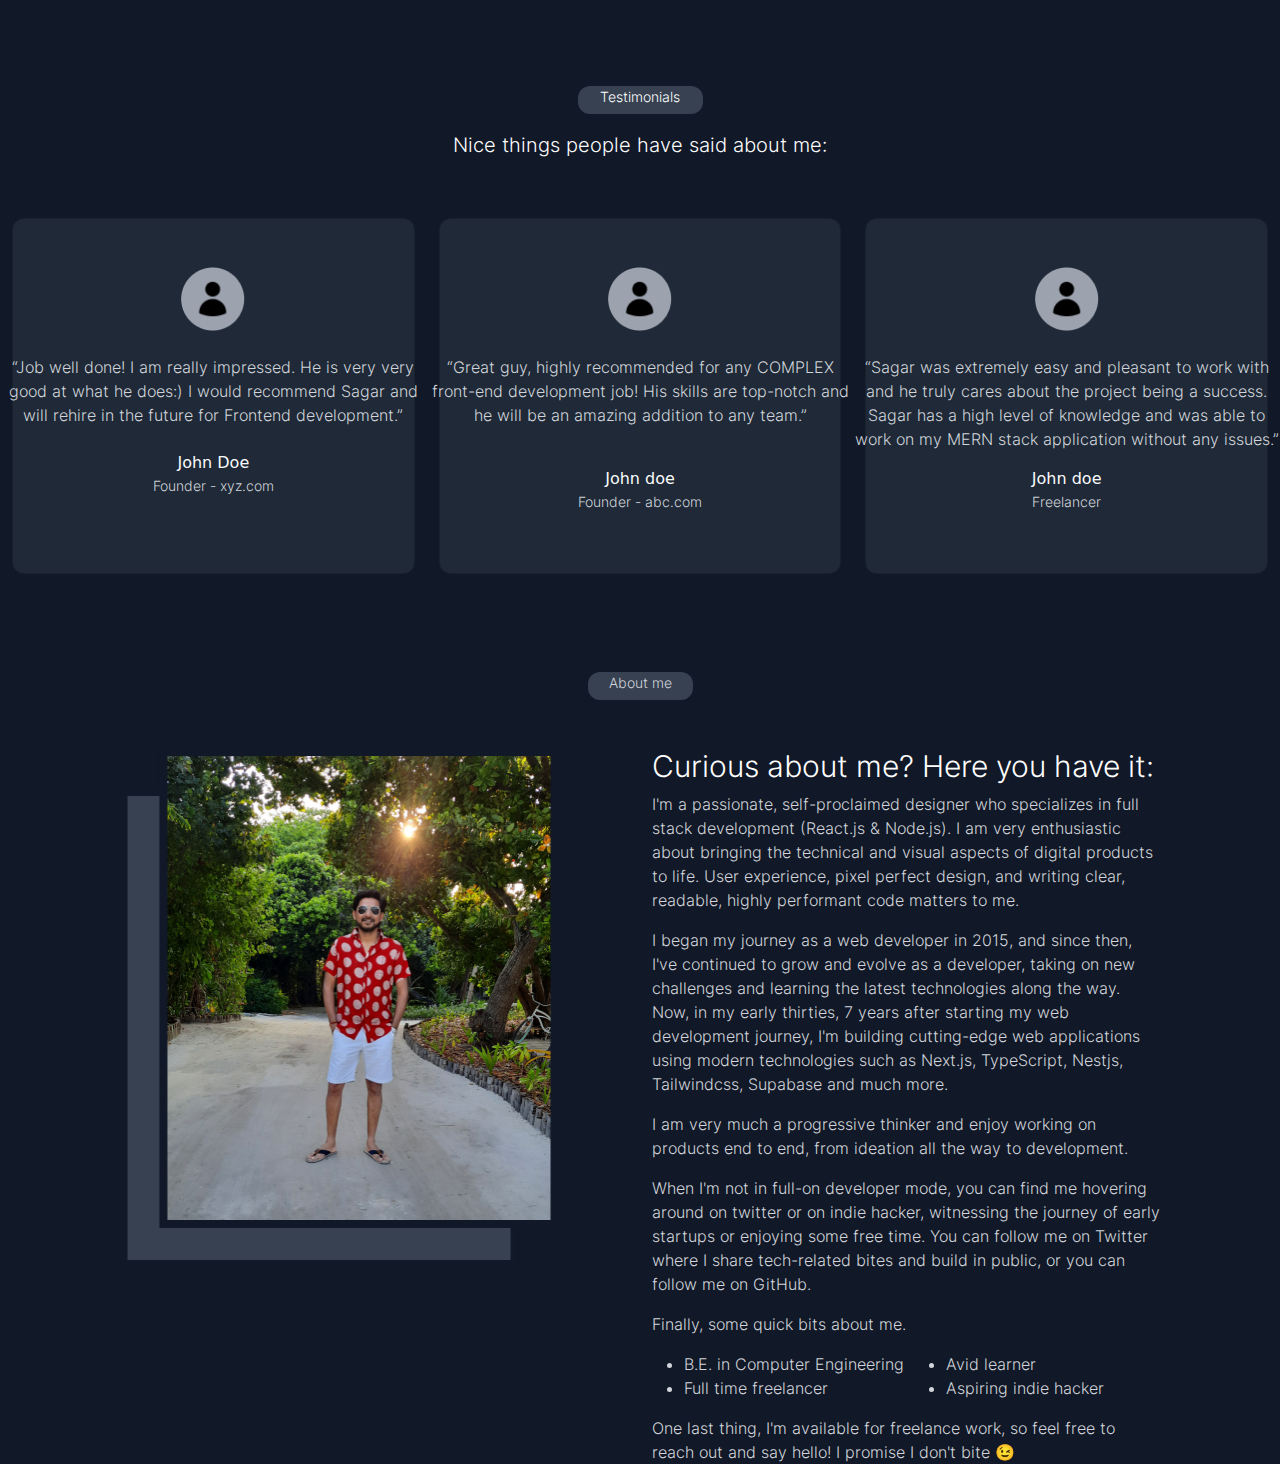
<file: index.html>
<!DOCTYPE html>
<html lang="en">

<head>
    <meta charset="UTF-8">
    <meta name="viewport" content="width=device-width, initial-scale=1.0">
    <title>Document</title>
    <link href="https://cdn.jsdelivr.net/npm/bootstrap@5.3.3/dist/css/bootstrap.min.css" rel="stylesheet">
    <link rel="stylesheet" href="style.css">
</head>

<body>
    <div class="container-fluid">
        <div class="frrow">
            <div class="top">
                <p>Testimonials</p>
            </div>
        </div>
        <div class="things">
            <p>Nice things people have said about me:</p>
        </div>
        <div class="row ">
            <div class="col-md-4">
                <div class="card">
                    <img class="icon" src="pics/icon-avatar.png" alt="">
                    <div class="text">
                        <p class="random1">“Job well done! I am really impressed. He is very very  good at what he
                            does:) I would recommend
                            Sagar and  will rehire in the future for Frontend development.”</p>
                    </div>
                    <div class="name11">
                        <p class="john">John Doe</p>
                        <p class="box1">Founder - xyz.com</p>
                    </div>
                </div>

            </div>
            <div class="col-md-4">
                <div class="card ">
                    <img class="icon" src="pics/icon-avatar.png" alt="">
                    <p class="random2">“Great guy, highly recommended for any COMPLEX  front-end development job!
                        His skills are
                        top-notch and he will be an amazing addition to any team.”</p>
                    <div class="name">
                        <p class="john1">John doe </p>
                        <p class="box1">Founder - abc.com</p>
                    </div>
                </div>


            </div>
            <div class="col-md-4">
                <div class="card">
                    <img class="icon" src="pics/icon-avatar.png" alt="">
                    <p class="random3">“Sagar was extremely easy and pleasant to work with  and he truly cares about
                        the project being a
                        success. Sagar has a high level of knowledge and was able to work on my MERN stack
                        application
                        without any issues.”</p>
                    <div class="name1">
                        <p class="john1">John doe </p>
                        <p class="box1">Freelancer</p>
                    </div>
                </div>

            </div>
        </div>
        <div class="cont">
            <div class="clasified">
                <div class="classic">
                    <p class="about">About me</p>
                </div>

            </div>
            <div class="row">
                <div class="col-md-5">
                    <img class="imag" src="pics/Pic Container.png" alt="">

                </div>
                <div class="col-md-5">
                    <div class="qtext">

                        <h3 class="title">Curious about me? Here you have it:</h3>
                        <p>I'm a passionate, self-proclaimed designer who specializes in full stack development
                            (React.js & Node.js). I am very enthusiastic about bringing the technical and visual aspects
                            of digital products to life. User experience, pixel perfect design, and writing clear,
                            readable, highly performant code matters to me.</p>
                        <p>I began my journey as a web developer in 2015, and since then, I've continued to grow and
                            evolve as a developer, taking on new challenges and learning the latest technologies along
                            the way. Now, in my early thirties, 7 years after starting my web development journey, I'm
                            building cutting-edge web applications using modern technologies such as Next.js,
                            TypeScript, Nestjs, Tailwindcss, Supabase and much more.</p>
                        <p>I am very much a progressive thinker and enjoy working on products end to end, from ideation
                            all the way to development.</p>
                        <p>When I'm not in full-on developer mode, you can find me hovering around on twitter or on
                            indie hacker, witnessing the journey of early startups or enjoying some free time. You can
                            follow me on Twitter where I share tech-related bites and build in public, or you can follow
                            me on GitHub.</p>
                        <p>Finally, some quick bits about me.</p>
                        <div class="list">
                            <ul>
                                <li>B.E. in Computer Engineering</li>
                                <li>Full time freelancer</li>
                            </ul>

                            <ul>
                                <li>Avid learner</li>
                                <li>Aspiring indie hacker</li>
                            </ul>

                        </div>
                        <p>One last thing, I'm available for freelance work, so feel free to reach out and say hello! I
                            promise I don't bite 😉</p>
                    </div>
                </div>


            </div>
        </div>
    </div>

</body>

</html>
</file>
<file: style.css>
﻿
body{
    background-color:hsla(221, 39%, 11%, 1) ;
    margin: 0;

}

@font-face {
    font-family: inter;
    src: url(Inter-Light.ttf);
}
*{
    box-sizing: border-box;
}

.frrow{
    display: flex;
    justify-content: center;
    text-align: center;
    margin-top: 85.5px;
   
}
.top{
    width: 125px;
    height: 28px;
    border-radius: 12px;
    background-color: #374151;
    color: white;
    font-size: 14px;
    font-family: inter;
    align-items: center;
}

.things{
    font-size: 20px;
    font-family: inter;
    color: white;
    text-align: center;
    margin-top: 16px;
}

.row{
    margin-top: 48px !important;
}
.col-md-4{
    display: flex !important;
    justify-content: center !important;
}

.card{
    width: 529.33px;
    height: 356px;
    border-radius: 12px;
    background-color:#1F2937 ;
    display: flex;
    align-items: center;
   
}

.icon{
    width: 64px;
    height: 64px;
    margin-top: 48px;
}




.text{
    width:433.33px ;
    height:72px ;
    display: flex;
    justify-content: center;
    }
.name{
    margin: 0;
    text-align: center;
    margin-top: 24px;
}

.john{
    text-align: center;
    color: #F9FAFB;
    margin: 0;
    
}
.col-md-4{
    display: flex !important;
    justify-content: center !important;
    
} 


.random1{
    width:430px;
    text-align: center;
    font-size: 16px;
    font-family: inter;
    margin-top: 24px;
    display: flex;
    justify-content: center;
    color:#D1D5DB;

}

.random2{
    width:425px ;
    text-align: center;
    font-size: 16px;
    font-family: inter;
    margin-top: 24px;
    display: flex;
    justify-content: center;
    color:#D1D5DB;

}

.random3{
    width:430px ;
    text-align: center;
    height: 96px;
    font-size: 16px;
    font-family: inter;
    margin-top: 24px;
    display: flex;
    justify-content: center;
    color:#D1D5DB;
}

.name1{
    margin: 0;
    text-align: center;
    
}

.john1{
    text-align: center;
    color: #F9FAFB;
    margin: 0;
}

.box1{
    font-size: 14px;
    font-family: inter;
    color: #D1D5DB;
}

.ozm{
    color: white;
}





.clasified{
    display: flex;
    justify-content: center;
}

.classic{
    width: 105px;
    height: 28px;
    margin-top: 98px;
    border-radius: 12px;
    background-color: #374151;
   
}

.about{
    font-size: 14px;
    font-family: inter;
    color: #D1D5DB;
    text-align: center;
    
}

.footer{
    display: flex;
    justify-content: center;
    color: white;
    column-gap: 48px;
    text-align: justify;
    margin-top: 48px;
}
.spans{
    display: flex;
    column-gap: 40px;
    color:#D1D5DB ;
}

.home{
    font-size: 30px;
    font-family: inter;
    color: white;
}

.teqst{
    font-size: 16px;
    font-family: inter;
    
}

.joy{
    color: white;
}

.row{
    display: flex ;
    justify-content: center ;
    color: white ;
    
    
    
}

.name11{
margin-top: 48px;
}

.qtext{
    width: 604px;
    height: 694px;
    font-size: 16px;
    font-family: inter;
    line-height: 24px;
    color:#D1D5DB ;
    
}

.imag{
    width: 440px;
    height: 520px;
}

.list{
    display: flex;
    column-gap: 10px;
    
}

.title{
    font-size: 30px;
    font-family: inter;
    color: white;
}

.col-md-5{
    display: flex;
    justify-content: space-between;
}

@media screen {
    .card{
       margin-top: 10px !important;
       
    }
}
</file>
